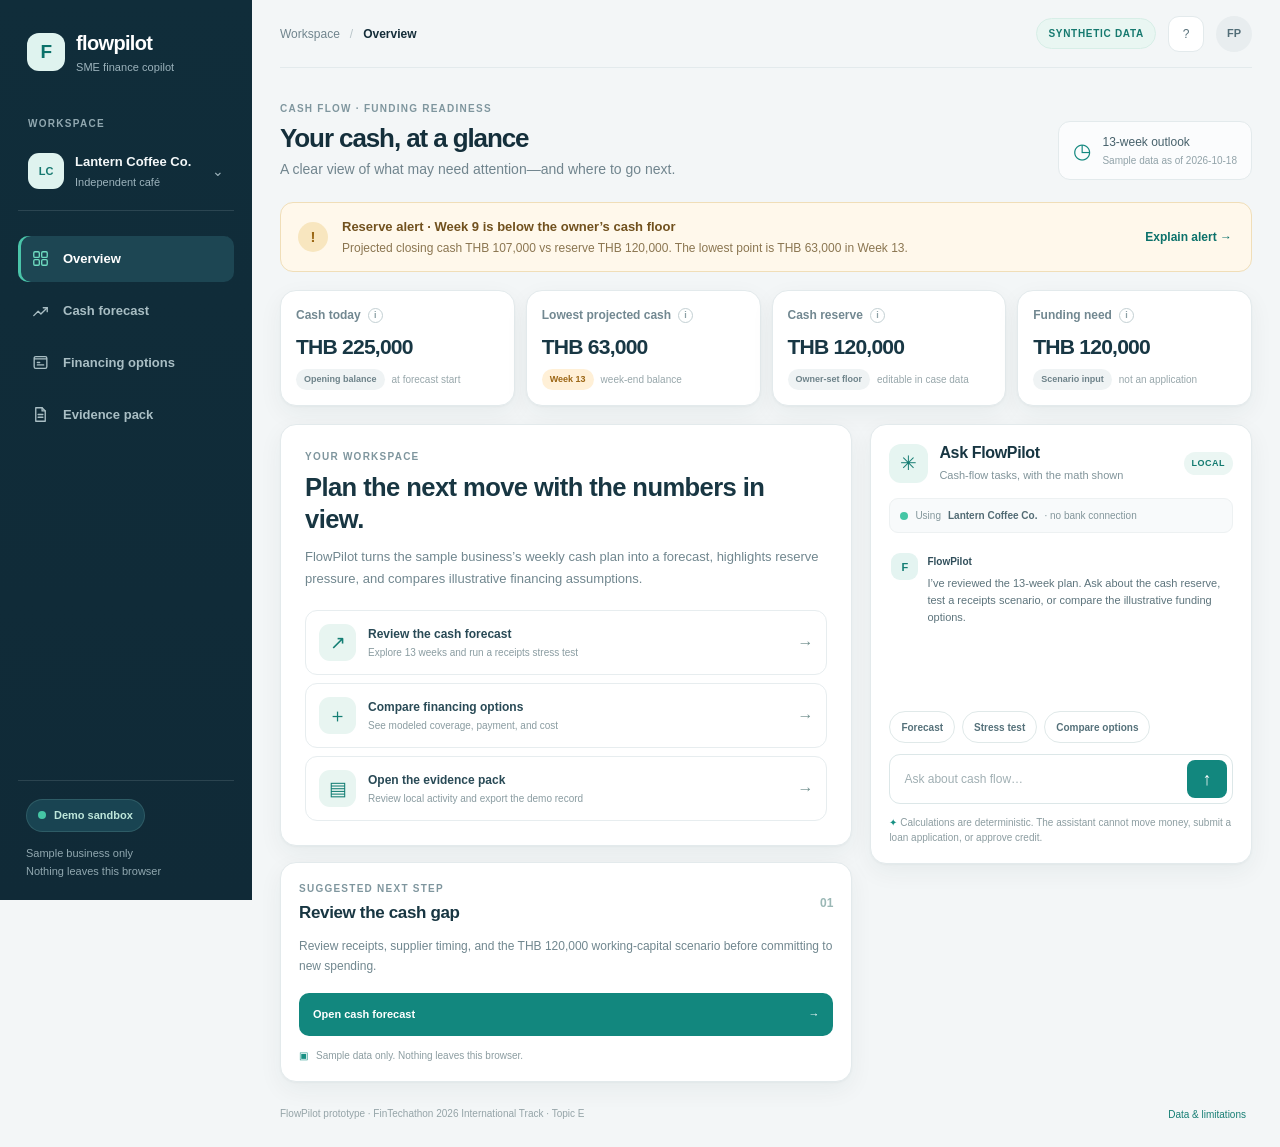
<file: index.html>
<!doctype html>
<html lang="en">
<head>
  <meta charset="utf-8">
  <meta name="viewport" content="width=device-width, initial-scale=1">
  <meta name="theme-color" content="#102b38">
  <title>FlowPilot | SME Finance Copilot</title>
  <link rel="stylesheet" href="styles.css">
</head>
<body data-default-page="overview">
  <div class="app-shell">
    <aside class="sidebar">
      <a class="brand" href="index.html#overview" aria-label="FlowPilot home"><span class="brand-mark">F</span><span>flowpilot<small>SME finance copilot</small></span></a>
      <div class="workspace-label">WORKSPACE</div>
      <div class="business-switcher"><span class="business-avatar">LC</span><span><b id="businessName">Loading…</b><small id="businessSector"></small></span><span class="chevron">⌄</span></div>
      <nav class="nav-list" aria-label="Main navigation">
        <a class="nav-item active" href="index.html#overview" aria-current="page" data-page-link="overview"><svg class="nav-icon" viewBox="0 0 24 24" aria-hidden="true"><rect x="3.5" y="3.5" width="7" height="7" rx="1.5"/><rect x="13.5" y="3.5" width="7" height="7" rx="1.5"/><rect x="3.5" y="13.5" width="7" height="7" rx="1.5"/><rect x="13.5" y="13.5" width="7" height="7" rx="1.5"/></svg><span class="nav-text">Overview</span></a>
        <a class="nav-item" href="cash-forecast.html#forecast" data-page-link="forecast"><svg class="nav-icon" viewBox="0 0 24 24" aria-hidden="true"><path d="M3.5 18.5 9 13l3.5 3.5L20.5 8.5"/><path d="M15.5 8.5h5v5"/></svg><span class="nav-text">Cash forecast</span></a>
        <a class="nav-item" href="financing-options.html#financing" data-page-link="financing"><svg class="nav-icon" viewBox="0 0 24 24" aria-hidden="true"><path d="M4 7.5h16M6 4.5h12a2 2 0 0 1 2 2v11a2 2 0 0 1-2 2H6a2 2 0 0 1-2-2v-11a2 2 0 0 1 2-2Z"/><path d="M8 12h3m-3 3h8"/></svg><span class="nav-text">Financing options</span></a>
        <a class="nav-item" href="evidence-pack.html#evidence" data-page-link="evidence"><svg class="nav-icon" viewBox="0 0 24 24" aria-hidden="true"><path d="M6 3.5h8l4 4v13H6z"/><path d="M14 3.5v4h4M9 12h6m-6 3.5h6"/></svg><span class="nav-text">Evidence pack</span></a>
      </nav>
      <div class="sidebar-bottom"><div class="sandbox-chip"><span class="live-dot"></span> Demo sandbox</div><p>Sample business only<br>Nothing leaves this browser</p></div>
    </aside>

    <main id="top" class="main-content">
      <header class="topbar"><div><span class="breadcrumb">Workspace</span><span class="crumb-sep">/</span><b id="pageLabel">Overview</b></div><div class="topbar-right"><span class="data-label">SYNTHETIC DATA</span><button class="icon-button" id="helpButton" aria-label="About this demo">?</button><div class="avatar">FP</div></div></header>
      <section id="page-overview" class="page-view" data-page="overview">
        <section class="page-heading"><div><p class="eyebrow">CASH FLOW · FUNDING READINESS</p><h1>Your cash, at a glance</h1><p class="subhead">A clear view of what may need attention—and where to go next.</p></div><div class="as-of"><span class="calendar-icon">◷</span><span>13-week outlook<small id="asOf"></small></span></div></section>
        <section class="alert-banner" id="primaryAlert" aria-live="polite"><div class="alert-icon">!</div><div class="alert-copy"><b id="alertTitle">Loading forecast…</b><span id="alertText"></span></div><button id="explainAlert" class="text-button">Explain alert <span>→</span></button></section>
        <section class="metric-grid" aria-label="Business cash flow summary">
          <article class="metric-card"><div class="metric-label">Cash today <span class="info-dot" title="Synthetic opening balance for this demonstration">i</span></div><div class="metric-value" id="cashToday">—</div><div class="metric-foot"><span class="neutral-pill">Opening balance</span><span>at forecast start</span></div></article>
          <article class="metric-card"><div class="metric-label">Lowest projected cash <span class="info-dot" title="Lowest week-end balance across the selected forecast">i</span></div><div class="metric-value" id="minCash">—</div><div class="metric-foot"><span class="risk-pill" id="minWeekTag">—</span><span>week-end balance</span></div></article>
          <article class="metric-card"><div class="metric-label">Cash reserve <span class="info-dot" title="Owner-set minimum cash buffer">i</span></div><div class="metric-value" id="reserve">—</div><div class="metric-foot"><span class="neutral-pill">Owner-set floor</span><span>editable in case data</span></div></article>
          <article class="metric-card"><div class="metric-label">Funding need <span class="info-dot" title="Illustrative working-capital request in the sample case">i</span></div><div class="metric-value" id="fundingNeed">—</div><div class="metric-foot"><span class="neutral-pill">Scenario input</span><span>not an application</span></div></article>
        </section>
        <section class="overview-grid">
          <div class="overview-left">
            <article class="panel overview-intro"><p class="eyebrow">YOUR WORKSPACE</p><h2>Plan the next move with the numbers in view.</h2><p>FlowPilot turns the sample business’s weekly cash plan into a forecast, highlights reserve pressure, and compares illustrative financing assumptions.</p><div class="overview-links"><a href="cash-forecast.html#forecast" class="overview-link"><span class="overview-link-icon">↗</span><span><b>Review the cash forecast</b><small>Explore 13 weeks and run a receipts stress test</small></span><span class="overview-arrow">→</span></a><a href="financing-options.html#financing" class="overview-link"><span class="overview-link-icon">＋</span><span><b>Compare financing options</b><small>See modeled coverage, payment, and cost</small></span><span class="overview-arrow">→</span></a><a href="evidence-pack.html#evidence" class="overview-link"><span class="overview-link-icon">▤</span><span><b>Open the evidence pack</b><small>Review local activity and export the demo record</small></span><span class="overview-arrow">→</span></a></div></article>
            <article class="panel actions-panel"><div class="panel-header compact"><div><p class="eyebrow">SUGGESTED NEXT STEP</p><h2>Review the cash gap</h2></div><span class="step-number">01</span></div><p id="nextStepText">—</p><a class="primary-button page-action-link" href="cash-forecast.html#forecast">Open cash forecast <span>→</span></a><div class="privacy-note"><span>▣</span><span>Sample data only. Nothing leaves this browser.</span></div></article>
          </div>
          <aside class="overview-right">
            <article class="panel copilot-panel"><div class="copilot-heading"><div class="copilot-avatar"><span>✳</span></div><div><h2>Ask FlowPilot</h2><p>Cash-flow tasks, with the math shown</p></div><span class="secure-badge">LOCAL</span></div>
              <div class="chat-context"><span class="context-dot"></span>Using <b id="chatBusiness">sample case</b> · no bank connection</div>
              <div id="chatMessages" class="chat-messages" aria-live="polite"><div class="message assistant"><span class="message-avatar">F</span><div class="message-body"><b>FlowPilot</b><p>I’ve reviewed the 13-week plan. Ask about the cash reserve, test a receipts scenario, or compare the illustrative funding options.</p></div></div></div>
              <div class="quick-prompts"><button data-prompt="Show the 13-week forecast">Forecast</button><button data-prompt="What if receipts fall 15%?">Stress test</button><button data-prompt="Compare financing for THB 120000">Compare options</button></div>
              <form id="chatForm" class="chat-input"><label class="sr-only" for="chatInput">Ask FlowPilot a question</label><input id="chatInput" type="text" placeholder="Ask about cash flow…" autocomplete="off"><button type="submit" aria-label="Send question">↑</button></form>
              <p class="agent-note"><span>✦</span> Calculations are deterministic. The assistant cannot move money, submit a loan application, or approve credit.</p>
            </article>
          </aside>
        </section>
      </section>
      <footer class="footer"><span>FlowPilot prototype · FinTechathon 2026 International Track · Topic E</span><button id="disclaimerButton">Data & limitations</button></footer></main>
  </div>
  <div id="toast" class="toast" role="status" aria-live="polite"></div>
  <script type="module" src="app.js"></script>
</body>
</html>
</file>
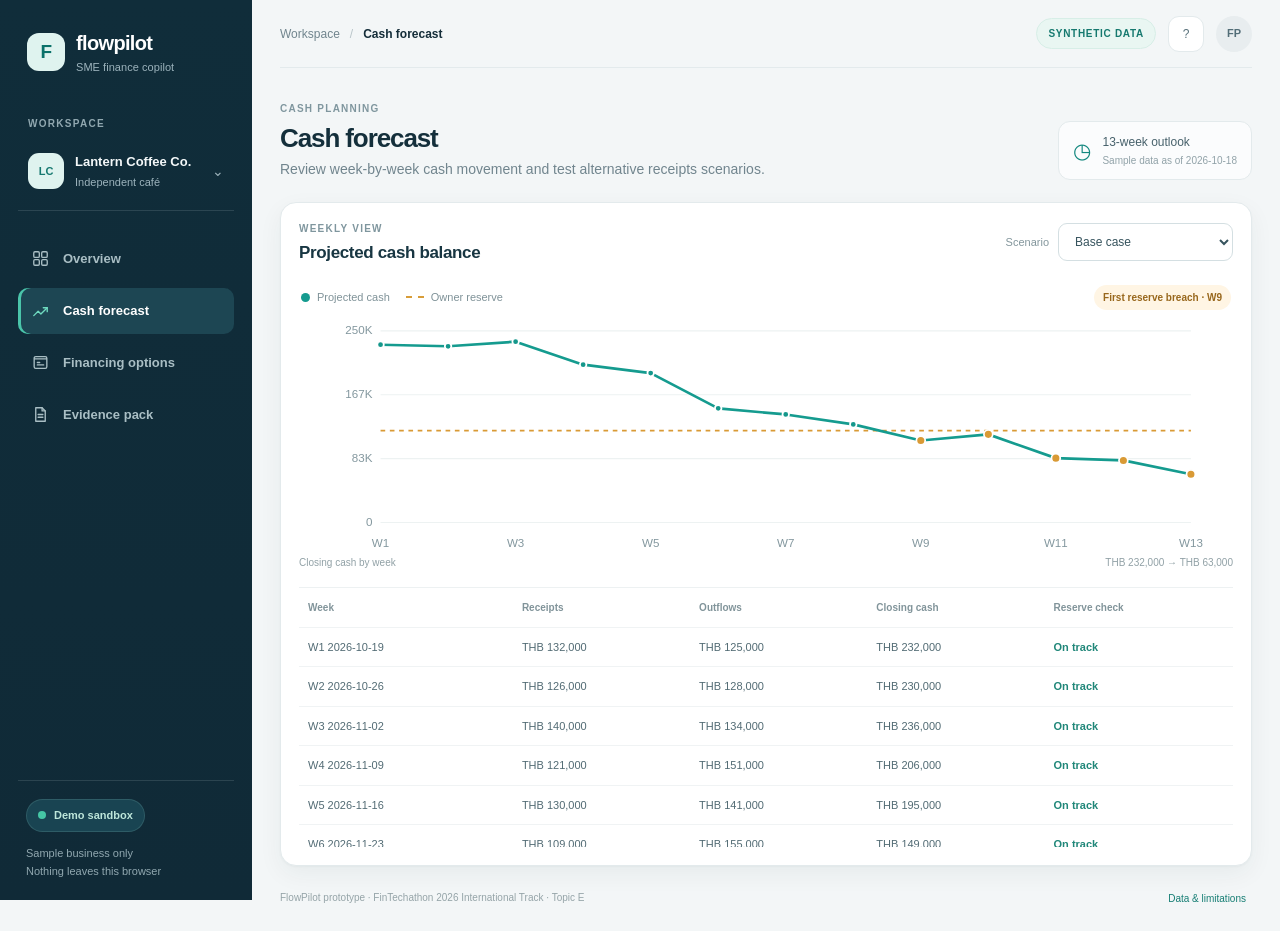
<file: cash-forecast.html>
<!doctype html>
<html lang="en">
<head>
  <meta charset="utf-8">
  <meta name="viewport" content="width=device-width, initial-scale=1">
  <meta name="theme-color" content="#102b38">
  <title>FlowPilot | SME Finance Copilot</title>
  <link rel="stylesheet" href="styles.css">
</head>
<body data-default-page="forecast">
  <div class="app-shell">
    <aside class="sidebar">
      <a class="brand" href="index.html#overview" aria-label="FlowPilot home"><span class="brand-mark">F</span><span>flowpilot<small>SME finance copilot</small></span></a>
      <div class="workspace-label">WORKSPACE</div>
      <div class="business-switcher"><span class="business-avatar">LC</span><span><b id="businessName">Loading…</b><small id="businessSector"></small></span><span class="chevron">⌄</span></div>
      <nav class="nav-list" aria-label="Main navigation">
        <a class="nav-item" href="index.html#overview" data-page-link="overview"><svg class="nav-icon" viewBox="0 0 24 24" aria-hidden="true"><rect x="3.5" y="3.5" width="7" height="7" rx="1.5"/><rect x="13.5" y="3.5" width="7" height="7" rx="1.5"/><rect x="3.5" y="13.5" width="7" height="7" rx="1.5"/><rect x="13.5" y="13.5" width="7" height="7" rx="1.5"/></svg><span class="nav-text">Overview</span></a>
        <a class="nav-item active" href="cash-forecast.html#forecast" aria-current="page" data-page-link="forecast"><svg class="nav-icon" viewBox="0 0 24 24" aria-hidden="true"><path d="M3.5 18.5 9 13l3.5 3.5L20.5 8.5"/><path d="M15.5 8.5h5v5"/></svg><span class="nav-text">Cash forecast</span></a>
        <a class="nav-item" href="financing-options.html#financing" data-page-link="financing"><svg class="nav-icon" viewBox="0 0 24 24" aria-hidden="true"><path d="M4 7.5h16M6 4.5h12a2 2 0 0 1 2 2v11a2 2 0 0 1-2 2H6a2 2 0 0 1-2-2v-11a2 2 0 0 1 2-2Z"/><path d="M8 12h3m-3 3h8"/></svg><span class="nav-text">Financing options</span></a>
        <a class="nav-item" href="evidence-pack.html#evidence" data-page-link="evidence"><svg class="nav-icon" viewBox="0 0 24 24" aria-hidden="true"><path d="M6 3.5h8l4 4v13H6z"/><path d="M14 3.5v4h4M9 12h6m-6 3.5h6"/></svg><span class="nav-text">Evidence pack</span></a>
      </nav>
      <div class="sidebar-bottom"><div class="sandbox-chip"><span class="live-dot"></span> Demo sandbox</div><p>Sample business only<br>Nothing leaves this browser</p></div>
    </aside>

    <main id="top" class="main-content">
      <header class="topbar"><div><span class="breadcrumb">Workspace</span><span class="crumb-sep">/</span><b id="pageLabel">Overview</b></div><div class="topbar-right"><span class="data-label">SYNTHETIC DATA</span><button class="icon-button" id="helpButton" aria-label="About this demo">?</button><div class="avatar">FP</div></div></header>
      <section id="page-forecast" class="page-view" data-page="forecast" hidden>
        <section class="page-heading"><div><p class="eyebrow">CASH PLANNING</p><h1>Cash forecast</h1><p class="subhead">Review week-by-week cash movement and test alternative receipts scenarios.</p></div><div class="as-of"><span class="calendar-icon">◷</span><span>13-week outlook<small id="forecastAsOf"></small></span></div></section>
        <article class="panel forecast-panel"><div class="panel-header"><div><p class="eyebrow">WEEKLY VIEW</p><h2>Projected cash balance</h2></div><div class="panel-controls"><label class="select-label" for="scenarioSelect">Scenario</label><select id="scenarioSelect"><option value="1">Base case</option><option value="0.85">Receipts down 15%</option><option value="0.7">Receipts down 30%</option></select></div></div>
          <div class="chart-legend"><span><i class="legend-dot teal"></i>Projected cash</span><span><i class="legend-line"></i>Owner reserve</span><span id="chartStatus" class="chart-status">—</span></div>
          <div id="chart" class="chart-wrap" aria-label="Line chart of projected weekly cash and owner reserve"></div><div class="chart-foot"><span>Closing cash by week</span><span id="chartRange">—</span></div>
          <div class="forecast-table-wrap"><table><thead><tr><th>Week</th><th>Receipts</th><th>Outflows</th><th>Closing cash</th><th>Reserve check</th></tr></thead><tbody id="forecastRows"></tbody></table></div>
        </article>
      </section>
      <footer class="footer"><span>FlowPilot prototype · FinTechathon 2026 International Track · Topic E</span><button id="disclaimerButton">Data & limitations</button></footer></main>
  </div>
  <div id="toast" class="toast" role="status" aria-live="polite"></div>
  <script type="module" src="app.js"></script>
</body>
</html>
</file>
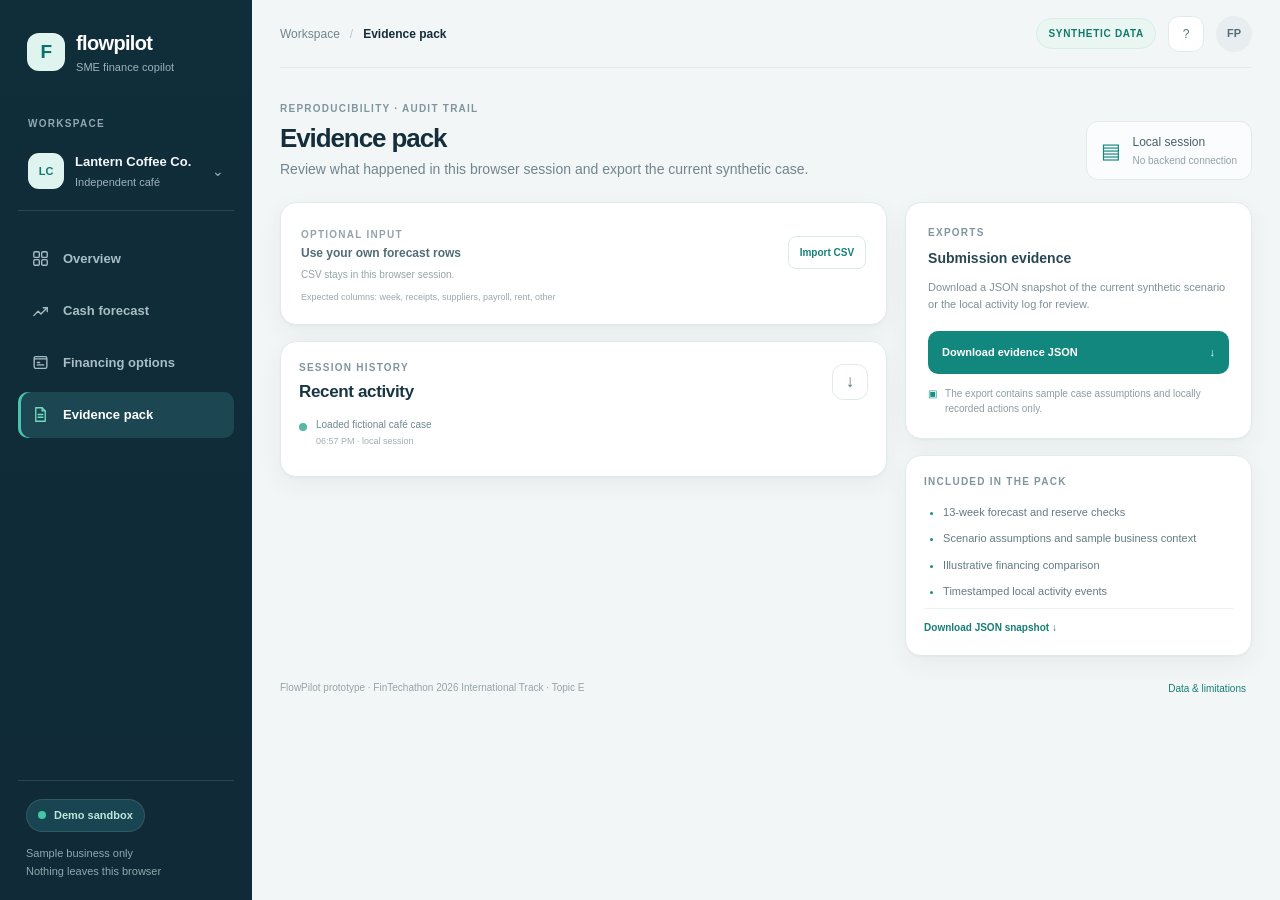
<file: evidence-pack.html>
<!doctype html>
<html lang="en">
<head>
  <meta charset="utf-8">
  <meta name="viewport" content="width=device-width, initial-scale=1">
  <meta name="theme-color" content="#102b38">
  <title>FlowPilot | SME Finance Copilot</title>
  <link rel="stylesheet" href="styles.css">
</head>
<body data-default-page="evidence">
  <div class="app-shell">
    <aside class="sidebar">
      <a class="brand" href="index.html#overview" aria-label="FlowPilot home"><span class="brand-mark">F</span><span>flowpilot<small>SME finance copilot</small></span></a>
      <div class="workspace-label">WORKSPACE</div>
      <div class="business-switcher"><span class="business-avatar">LC</span><span><b id="businessName">Loading…</b><small id="businessSector"></small></span><span class="chevron">⌄</span></div>
      <nav class="nav-list" aria-label="Main navigation">
        <a class="nav-item" href="index.html#overview" data-page-link="overview"><svg class="nav-icon" viewBox="0 0 24 24" aria-hidden="true"><rect x="3.5" y="3.5" width="7" height="7" rx="1.5"/><rect x="13.5" y="3.5" width="7" height="7" rx="1.5"/><rect x="3.5" y="13.5" width="7" height="7" rx="1.5"/><rect x="13.5" y="13.5" width="7" height="7" rx="1.5"/></svg><span class="nav-text">Overview</span></a>
        <a class="nav-item" href="cash-forecast.html#forecast" data-page-link="forecast"><svg class="nav-icon" viewBox="0 0 24 24" aria-hidden="true"><path d="M3.5 18.5 9 13l3.5 3.5L20.5 8.5"/><path d="M15.5 8.5h5v5"/></svg><span class="nav-text">Cash forecast</span></a>
        <a class="nav-item" href="financing-options.html#financing" data-page-link="financing"><svg class="nav-icon" viewBox="0 0 24 24" aria-hidden="true"><path d="M4 7.5h16M6 4.5h12a2 2 0 0 1 2 2v11a2 2 0 0 1-2 2H6a2 2 0 0 1-2-2v-11a2 2 0 0 1 2-2Z"/><path d="M8 12h3m-3 3h8"/></svg><span class="nav-text">Financing options</span></a>
        <a class="nav-item active" href="evidence-pack.html#evidence" aria-current="page" data-page-link="evidence"><svg class="nav-icon" viewBox="0 0 24 24" aria-hidden="true"><path d="M6 3.5h8l4 4v13H6z"/><path d="M14 3.5v4h4M9 12h6m-6 3.5h6"/></svg><span class="nav-text">Evidence pack</span></a>
      </nav>
      <div class="sidebar-bottom"><div class="sandbox-chip"><span class="live-dot"></span> Demo sandbox</div><p>Sample business only<br>Nothing leaves this browser</p></div>
    </aside>

    <main id="top" class="main-content">
      <header class="topbar"><div><span class="breadcrumb">Workspace</span><span class="crumb-sep">/</span><b id="pageLabel">Overview</b></div><div class="topbar-right"><span class="data-label">SYNTHETIC DATA</span><button class="icon-button" id="helpButton" aria-label="About this demo">?</button><div class="avatar">FP</div></div></header>
      <section id="page-evidence" class="page-view" data-page="evidence" hidden>
        <section class="page-heading"><div><p class="eyebrow">REPRODUCIBILITY · AUDIT TRAIL</p><h1>Evidence pack</h1><p class="subhead">Review what happened in this browser session and export the current synthetic case.</p></div><div class="as-of"><span class="calendar-icon">▤</span><span>Local session<small>No backend connection</small></span></div></section>
        <section class="evidence-grid">
          <div class="evidence-main">
            <article class="panel import-panel"><div class="import-copy"><div><p class="eyebrow">OPTIONAL INPUT</p><b>Use your own forecast rows</b><p>CSV stays in this browser session.</p></div><label class="upload-button" for="csvInput">Import CSV</label><input type="file" id="csvInput" accept=".csv,text/csv" hidden></div><div id="uploadStatus" class="upload-status" aria-live="polite">Expected columns: week, receipts, suppliers, payroll, rent, other</div></article>
            <article class="panel evidence-panel"><div class="panel-header compact"><div><p class="eyebrow">SESSION HISTORY</p><h2>Recent activity</h2></div><button id="downloadLog" class="icon-button download-icon" aria-label="Download activity log">↓</button></div><div id="activityLog" class="activity-log"></div></article>
          </div>
          <aside class="evidence-side"><article class="panel export-panel"><p class="eyebrow">EXPORTS</p><h2>Submission evidence</h2><p>Download a JSON snapshot of the current synthetic scenario or the local activity log for review.</p><button id="packButton" class="primary-button">Download evidence JSON <span>↓</span></button><div class="privacy-note"><span>▣</span><span>The export contains sample case assumptions and locally recorded actions only.</span></div></article>
            <article class="panel export-contents"><p class="eyebrow">INCLUDED IN THE PACK</p><ul><li>13-week forecast and reserve checks</li><li>Scenario assumptions and sample business context</li><li>Illustrative financing comparison</li><li>Timestamped local activity events</li></ul><button id="downloadPack" class="link-button">Download JSON snapshot <span>↓</span></button></article></aside>
        </section>
      </section>
      <footer class="footer"><span>FlowPilot prototype · FinTechathon 2026 International Track · Topic E</span><button id="disclaimerButton">Data & limitations</button></footer></main>
  </div>
  <div id="toast" class="toast" role="status" aria-live="polite"></div>
  <script type="module" src="app.js"></script>
</body>
</html>
</file>
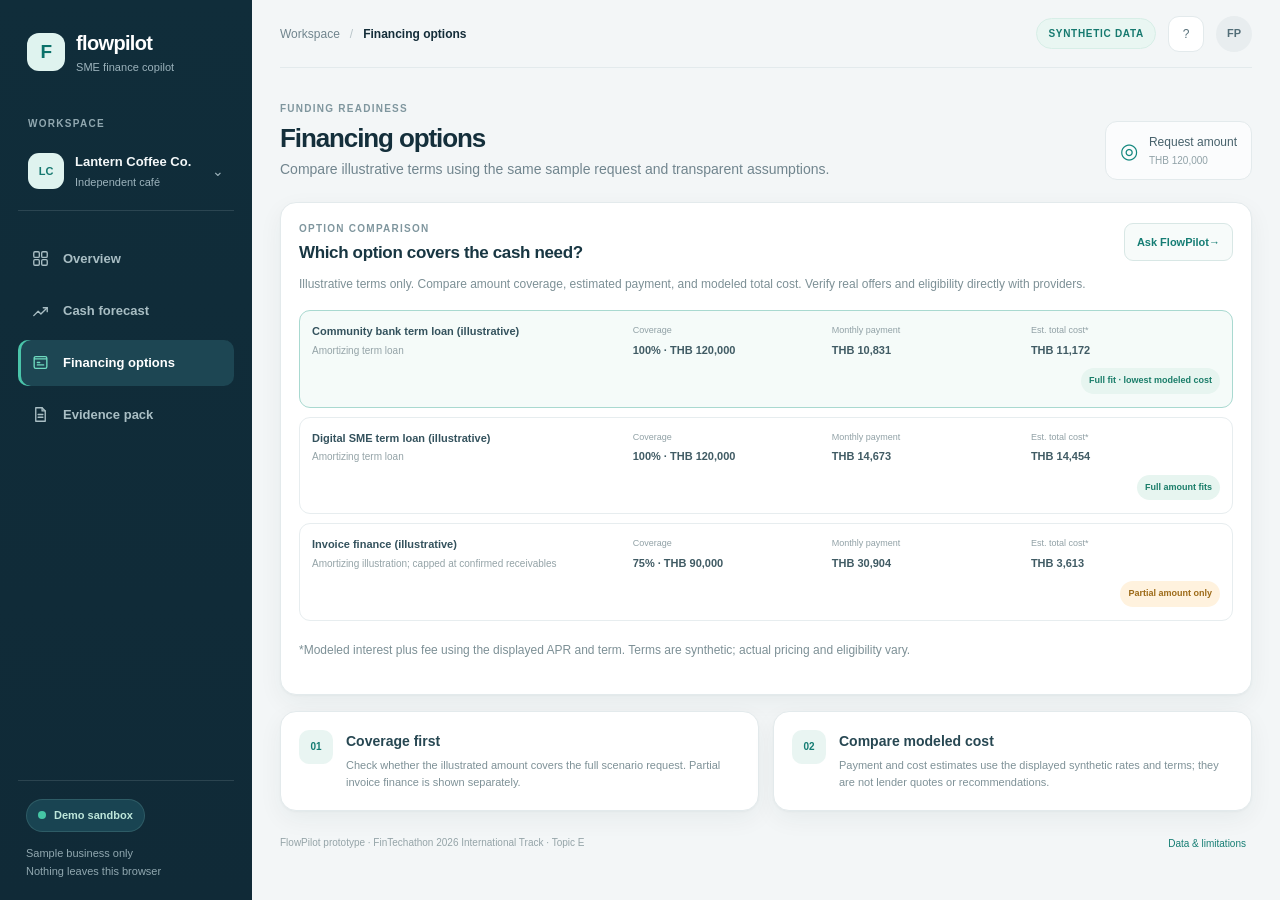
<file: financing-options.html>
<!doctype html>
<html lang="en">
<head>
  <meta charset="utf-8">
  <meta name="viewport" content="width=device-width, initial-scale=1">
  <meta name="theme-color" content="#102b38">
  <title>FlowPilot | SME Finance Copilot</title>
  <link rel="stylesheet" href="styles.css">
</head>
<body data-default-page="financing">
  <div class="app-shell">
    <aside class="sidebar">
      <a class="brand" href="index.html#overview" aria-label="FlowPilot home"><span class="brand-mark">F</span><span>flowpilot<small>SME finance copilot</small></span></a>
      <div class="workspace-label">WORKSPACE</div>
      <div class="business-switcher"><span class="business-avatar">LC</span><span><b id="businessName">Loading…</b><small id="businessSector"></small></span><span class="chevron">⌄</span></div>
      <nav class="nav-list" aria-label="Main navigation">
        <a class="nav-item" href="index.html#overview" data-page-link="overview"><svg class="nav-icon" viewBox="0 0 24 24" aria-hidden="true"><rect x="3.5" y="3.5" width="7" height="7" rx="1.5"/><rect x="13.5" y="3.5" width="7" height="7" rx="1.5"/><rect x="3.5" y="13.5" width="7" height="7" rx="1.5"/><rect x="13.5" y="13.5" width="7" height="7" rx="1.5"/></svg><span class="nav-text">Overview</span></a>
        <a class="nav-item" href="cash-forecast.html#forecast" data-page-link="forecast"><svg class="nav-icon" viewBox="0 0 24 24" aria-hidden="true"><path d="M3.5 18.5 9 13l3.5 3.5L20.5 8.5"/><path d="M15.5 8.5h5v5"/></svg><span class="nav-text">Cash forecast</span></a>
        <a class="nav-item active" href="financing-options.html#financing" aria-current="page" data-page-link="financing"><svg class="nav-icon" viewBox="0 0 24 24" aria-hidden="true"><path d="M4 7.5h16M6 4.5h12a2 2 0 0 1 2 2v11a2 2 0 0 1-2 2H6a2 2 0 0 1-2-2v-11a2 2 0 0 1 2-2Z"/><path d="M8 12h3m-3 3h8"/></svg><span class="nav-text">Financing options</span></a>
        <a class="nav-item" href="evidence-pack.html#evidence" data-page-link="evidence"><svg class="nav-icon" viewBox="0 0 24 24" aria-hidden="true"><path d="M6 3.5h8l4 4v13H6z"/><path d="M14 3.5v4h4M9 12h6m-6 3.5h6"/></svg><span class="nav-text">Evidence pack</span></a>
      </nav>
      <div class="sidebar-bottom"><div class="sandbox-chip"><span class="live-dot"></span> Demo sandbox</div><p>Sample business only<br>Nothing leaves this browser</p></div>
    </aside>

    <main id="top" class="main-content">
      <header class="topbar"><div><span class="breadcrumb">Workspace</span><span class="crumb-sep">/</span><b id="pageLabel">Overview</b></div><div class="topbar-right"><span class="data-label">SYNTHETIC DATA</span><button class="icon-button" id="helpButton" aria-label="About this demo">?</button><div class="avatar">FP</div></div></header>
      <section id="page-financing" class="page-view" data-page="financing" hidden>
        <section class="page-heading"><div><p class="eyebrow">FUNDING READINESS</p><h1>Financing options</h1><p class="subhead">Compare illustrative terms using the same sample request and transparent assumptions.</p></div><div class="as-of"><span class="calendar-icon">◎</span><span>Request amount<small id="fundingAsOf">Scenario input</small></span></div></section>
        <article class="panel financing-panel"><div class="panel-header"><div><p class="eyebrow">OPTION COMPARISON</p><h2>Which option covers the cash need?</h2></div><a class="quiet-button quiet-link" href="index.html#overview">Ask FlowPilot <span>→</span></a></div><p class="panel-intro">Illustrative terms only. Compare amount coverage, estimated payment, and modeled total cost. Verify real offers and eligibility directly with providers.</p><div id="optionCards" class="option-list"></div></article>
        <section class="finance-notes"><article class="panel finance-note-card"><span class="finance-note-icon">01</span><div><h2>Coverage first</h2><p>Check whether the illustrated amount covers the full scenario request. Partial invoice finance is shown separately.</p></div></article><article class="panel finance-note-card"><span class="finance-note-icon">02</span><div><h2>Compare modeled cost</h2><p>Payment and cost estimates use the displayed synthetic rates and terms; they are not lender quotes or recommendations.</p></div></article></section>
      </section>
      <footer class="footer"><span>FlowPilot prototype · FinTechathon 2026 International Track · Topic E</span><button id="disclaimerButton">Data & limitations</button></footer></main>
  </div>
  <div id="toast" class="toast" role="status" aria-live="polite"></div>
  <script type="module" src="app.js"></script>
</body>
</html>
</file>
<file: styles.css>
:root {
  color-scheme: light;
  --ink: #142d39;
  --ink-soft: #36515d;
  --muted: #71858e;
  --subtle: #9aaab0;
  --line: #e3eaec;
  --line-strong: #d4dfe2;
  --canvas: #f3f6f7;
  --surface: #ffffff;
  --surface-soft: #f8fafb;
  --teal: #12877e;
  --teal-dark: #0b716a;
  --teal-pale: #e7f5f2;
  --amber: #a96712;
  --amber-pale: #fff5e5;
  --red: #b64f43;
  --navy: #102d3a;
  --navy-soft: #183e4c;
  --shadow: 0 8px 24px rgba(23, 48, 59, .055), 0 1px 2px rgba(23,48,59,.035);
  --radius: 16px;
}

* { box-sizing: border-box; }
html { scroll-behavior: smooth; scroll-padding-top: 24px; }
body {
  margin: 0;
  color: var(--ink);
  background: var(--canvas);
  font-family: Inter, "Segoe UI Variable", "Segoe UI", Arial, sans-serif;
  font-size: 14px;
  line-height: 1.5;
  -webkit-font-smoothing: antialiased;
}
button, input, select { font: inherit; }
button { touch-action: manipulation; }
:focus-visible { outline: 3px solid rgba(18, 135, 126, .35); outline-offset: 2px; }
.app-shell { min-height: 100vh; }

/* Navigation */
.sidebar {
  position: fixed;
  z-index: 5;
  inset: 0 auto 0 0;
  width: 252px;
  padding: 28px 18px 20px;
  display: flex;
  flex-direction: column;
  color: #dce9ed;
  background: linear-gradient(180deg, #102d3a 0%, #102a37 100%);
}
.brand {
  display: flex;
  align-items: center;
  gap: 11px;
  padding: 0 9px 40px;
  color: #fff;
  text-decoration: none;
  font-size: 20px;
  font-weight: 780;
  letter-spacing: -.65px;
}
.brand-mark {
  width: 38px;
  height: 38px;
  display: grid;
  place-items: center;
  border-radius: 12px;
  color: var(--teal-dark);
  background: #dff3ef;
  font-size: 19px;
  font-weight: 800;
}
.brand small { display: block; margin-top: 1px; color: #9cb3bc; font-size: 11px; font-weight: 450; letter-spacing: .05px; }
.workspace-label { padding: 0 10px 10px; color: #91a8b0; font-size: 10px; font-weight: 750; letter-spacing: 1.3px; }
.business-switcher {
  min-width: 0;
  display: flex;
  align-items: center;
  gap: 11px;
  padding: 11px 10px 19px;
  border-bottom: 1px solid rgba(220, 236, 240, .13);
  color: #f4f8f9;
}
.business-avatar, .avatar {
  width: 36px;
  height: 36px;
  flex: none;
  display: grid;
  place-items: center;
  border-radius: 11px;
  color: #167970;
  background: #dff3ef;
  font-size: 11px;
  font-weight: 750;
}
.business-switcher b { display: block; max-width: 145px; overflow: hidden; color: #f4f8f9; font-size: 13px; text-overflow: ellipsis; white-space: nowrap; }
.business-switcher small { display: block; margin-top: 3px; color: #9cb3bc; font-size: 11px; }
.chevron { margin-left: auto; color: #9bb1b9; }
.nav-list { display: grid; gap: 6px; padding-top: 25px; }
.nav-item {
  min-height: 46px;
  display: flex;
  align-items: center;
  gap: 13px;
  padding: 0 13px;
  border-radius: 10px;
  color: #a9bec4;
  text-decoration: none;
  font-size: 13px;
  font-weight: 550;
  transition: background .18s ease, color .18s ease, transform .18s ease;
}
.nav-icon { width: 19px; height: 19px; flex: none; fill: none; stroke: currentColor; stroke-width: 1.7; stroke-linecap: round; stroke-linejoin: round; }
.nav-item:hover { color: white; background: rgba(255,255,255,.07); }
.nav-item.active { color: #fff; background: #1d4653; box-shadow: inset 3px 0 #4ac5aa; }
.nav-item.active .nav-icon { color: #6fdbc0; }
.sidebar-bottom { margin-top: auto; padding: 18px 8px 0; border-top: 1px solid rgba(220, 236, 240, .13); }
.sandbox-chip { display: inline-flex; align-items: center; gap: 8px; padding: 7px 11px; border: 1px solid rgba(157, 219, 203, .16); border-radius: 999px; color: #bde6da; background: #194452; font-size: 11px; font-weight: 650; }
.live-dot, .context-dot { width: 8px; height: 8px; flex: none; border-radius: 50%; background: #45c6a5; }
.sidebar-bottom p { margin: 12px 0 0; color: #91a8b0; font-size: 11px; line-height: 1.65; }

/* Main canvas and page header */
.main-content { max-width: 1880px; min-height: 100vh; margin-left: 252px; padding: 0 40px 24px; }
.topbar { height: 68px; display: flex; align-items: center; justify-content: space-between; border-bottom: 1px solid var(--line); font-size: 12px; }
.breadcrumb { color: var(--muted); }
.crumb-sep { padding: 0 10px; color: #b8c4c8; }
.topbar b { color: var(--ink); font-weight: 650; }
.topbar-right { display: flex; align-items: center; gap: 12px; }
.data-label { padding: 7px 11px; border: 1px solid #d7eee7; border-radius: 999px; color: #16796f; background: #e9f6f2; font-size: 10px; font-weight: 750; letter-spacing: .7px; }
.icon-button { width: 36px; height: 36px; display: grid; place-items: center; border: 1px solid var(--line); border-radius: 11px; color: #58717b; background: var(--surface); cursor: pointer; transition: background .15s ease, border-color .15s ease; }
.icon-button:hover { border-color: var(--line-strong); background: var(--surface-soft); }
.avatar { width: 36px; height: 36px; border-radius: 50%; color: #526d77; background: #e8edef; }
.page-heading { display: flex; align-items: end; justify-content: space-between; gap: 20px; padding: 33px 0 22px; }
.eyebrow { margin: 0 0 8px; color: #7f969e; font-size: 10px; font-weight: 750; letter-spacing: 1.25px; }
.page-heading h1 { margin: 0 0 5px; color: #142f3b; font-size: clamp(26px, 2vw, 32px); font-weight: 760; letter-spacing: -1.1px; line-height: 1.15; }
.subhead { margin: 0; color: var(--muted); font-size: 14px; }
.as-of { display: flex; align-items: center; gap: 11px; padding: 11px 14px; border: 1px solid var(--line); border-radius: 12px; color: #47616b; background: rgba(255,255,255,.72); font-size: 12px; white-space: nowrap; }
.calendar-icon { color: var(--teal); font-size: 21px; }
.as-of small { display: block; margin-top: 2px; color: #91a2a8; font-size: 10px; }

/* Alerts and summary cards */
.alert-banner { display: flex; align-items: center; gap: 14px; margin-bottom: 18px; padding: 14px 17px; border: 1px solid #f0deb8; border-radius: 13px; background: #fff8eb; }
.alert-banner.safe { border-color: #cbe8da; background: #eff8f3; }
.alert-banner.safe .alert-icon { color: #247553; background: #d8eee2; }
.alert-banner.safe .alert-copy b { color: #247153; }
.alert-banner.safe .alert-copy span { color: #648b78; }
.alert-icon { width: 30px; height: 30px; display: grid; flex: none; place-items: center; border-radius: 50%; color: #9b6815; background: #f8e6bf; font-size: 15px; font-weight: 800; }
.alert-copy { min-width: 0; flex: 1; }
.alert-copy b { display: block; color: #71511e; font-size: 13px; font-weight: 720; }
.alert-copy span { display: block; margin-top: 3px; color: #8b7651; font-size: 12px; }
.text-button, .link-button { border: 0; color: var(--teal-dark); background: none; font-weight: 650; cursor: pointer; }
.text-button { padding: 8px 2px 8px 10px; font-size: 12px; white-space: nowrap; }
.metric-grid { display: grid; grid-template-columns: repeat(4, minmax(0, 1fr)); gap: 14px; margin-bottom: 18px; }
.metric-card, .panel { border: 1px solid var(--line); border-radius: var(--radius); background: var(--surface); box-shadow: var(--shadow); }
.metric-card { min-width: 0; padding: 17px 18px; }
.metric-label { display: flex; align-items: center; gap: 7px; color: #728891; font-size: 12px; font-weight: 550; }
.info-dot { width: 15px; height: 15px; display: inline-grid; place-items: center; border: 1px solid #c3d0d3; border-radius: 50%; color: #8ca0a5; font-size: 9px; }
.metric-value { margin: 11px 0 9px; color: #183744; font-size: clamp(20px, 1.65vw, 25px); font-weight: 740; font-variant-numeric: tabular-nums; letter-spacing: -.8px; line-height: 1.15; }
.metric-foot { display: flex; align-items: center; flex-wrap: wrap; gap: 7px; color: #98a7ab; font-size: 10px; }
.neutral-pill, .risk-pill { padding: 4px 8px; border-radius: 999px; font-size: 9px; font-weight: 700; }
.neutral-pill { color: #6d8289; background: #eff3f4; }
.risk-pill { color: #9c6614; background: #fff0d7; }

/* Forecast and funding layout */
.dashboard-grid { display: grid; grid-template-columns: minmax(0, 1.72fr) minmax(330px, .92fr); gap: 18px; align-items: start; }
.left-column, .right-column { display: grid; align-content: start; gap: 16px; min-width: 0; }
.panel { min-width: 0; padding: 21px; }
.panel-header { display: flex; align-items: center; justify-content: space-between; gap: 14px; }
.panel-header h2, .copilot-heading h2 { margin: 0; color: #183642; font-size: 17px; font-weight: 720; letter-spacing: -.35px; line-height: 1.3; }
.panel-header .eyebrow { margin-bottom: 6px; }
.panel-controls { display: flex; align-items: center; gap: 9px; }
.select-label { color: #83969c; font-size: 11px; }
.panel-controls select { min-height: 38px; padding: 0 34px 0 12px; border: 1px solid var(--line-strong); border-radius: 9px; color: #37545e; background: #fff; font-size: 12px; }
.chart-legend { display: flex; align-items: center; gap: 16px; padding: 21px 2px 7px; color: #7f9298; font-size: 11px; }
.chart-legend span { display: inline-flex; align-items: center; gap: 7px; }
.legend-dot { width: 9px; height: 9px; border-radius: 50%; }
.legend-dot.teal { background: #159b8f; }
.legend-line { width: 18px; border-top: 2px dashed #d89d39; }
.chart-status { margin-left: auto; padding: 5px 9px; border-radius: 999px; color: #98671c; background: #fff5e4; font-size: 10px; font-weight: 650; }
.chart-wrap { width: 100%; height: 238px; }
.chart-wrap svg { width: 100%; height: 100%; overflow: visible; }
.chart-foot { display: flex; justify-content: space-between; gap: 12px; padding: 0 0 17px; color: #91a1a6; font-size: 10px; }
.forecast-table-wrap { max-height: 260px; overflow: auto; border-top: 1px solid #edf1f2; scrollbar-color: #c2d0d3 transparent; }
table { width: 100%; border-collapse: collapse; font-size: 11px; text-align: left; white-space: nowrap; }
th { position: sticky; top: 0; padding: 12px 9px; color: #81949a; background: white; font-size: 10px; font-weight: 650; }
td { padding: 11px 9px; border-top: 1px solid #f0f3f4; color: #526b74; font-variant-numeric: tabular-nums; }
td:last-child { color: #294956; font-weight: 700; }
.below { color: #a86e18 !important; }
.ok { color: #208779 !important; }
.panel-intro { margin: 11px 0 16px; color: #7d9096; font-size: 12px; line-height: 1.6; }
.quiet-button { min-height: 38px; padding: 0 12px; border: 1px solid #d8e7e5; border-radius: 9px; color: #167d74; background: #f7fbfa; font-size: 11px; font-weight: 650; cursor: pointer; }
.quiet-button:hover { border-color: #b5d8d1; background: #edf7f4; }
.option-list { display: grid; gap: 9px; }
.option-card { display: grid; grid-template-columns: minmax(150px, 1.25fr) repeat(3, minmax(76px, .7fr)) minmax(90px, .62fr); gap: 10px; align-items: center; padding: 13px 12px; border: 1px solid #e7edef; border-radius: 11px; background: #fff; }
.option-card.recommended { border-color: #a9d9d0; background: #f5fbf9; }
.option-name { color: #34525d; font-size: 11px; font-weight: 700; line-height: 1.4; }
.option-name small { display: block; margin-top: 4px; color: #94a3a7; font-size: 10px; font-weight: 450; }
.option-metric span { display: block; color: #91a1a6; font-size: 9px; }
.option-metric b { display: block; margin-top: 4px; color: #405b64; font-size: 11px; font-weight: 650; font-variant-numeric: tabular-nums; }
.fit-tag { padding: 6px 8px; border-radius: 999px; color: #1a7d69; background: #e7f5f0; font-size: 9px; font-weight: 720; text-align: center; }
.fit-tag.partial { color: #9d6a17; background: #fff2de; }

/* Copilot and actions */
.copilot-panel { padding: 20px; }
.copilot-heading { display: flex; align-items: center; gap: 11px; }
.copilot-avatar { width: 39px; height: 39px; display: grid; place-items: center; border-radius: 12px; color: #167d73; background: #e6f5f1; font-size: 20px; }
.copilot-heading h2 { font-size: 16px; }
.copilot-heading p { margin: 3px 0 0; color: #81949a; font-size: 11px; }
.secure-badge { margin-left: auto; padding: 5px 8px; border-radius: 999px; color: #137a70; background: #ebf6f3; font-size: 9px; font-weight: 750; letter-spacing: .5px; }
.chat-context { display: flex; align-items: center; gap: 7px; margin: 15px 0 13px; padding: 9px 10px; border: 1px solid #edf1f2; border-radius: 9px; color: #83969b; background: #f8fafb; font-size: 10px; }
.chat-context b { color: #526b74; font-weight: 650; }
.chat-messages { min-height: 160px; max-height: 240px; display: grid; align-content: start; gap: 13px; overflow: auto; padding: 7px 2px 12px; }
.message { display: flex; align-items: flex-start; gap: 9px; }
.message.user { justify-content: flex-end; }
.message-avatar { width: 27px; height: 27px; flex: none; display: grid; place-items: center; border-radius: 9px; color: #147e74; background: #e4f4f1; font-size: 11px; font-weight: 750; }
.message-body { max-width: 90%; color: #5d747c; font-size: 11px; line-height: 1.55; }
.message-body b { color: #304e5a; font-size: 10px; }
.message-body p { margin: 4px 0 0; white-space: pre-line; }
.message.user .message-body { padding: 9px 11px; border-radius: 12px 4px 12px 12px; color: #375e61; background: #e8f4f1; }
.message.user .message-body b, .message.user .message-avatar { display: none; }
.quick-prompts { display: flex; flex-wrap: wrap; gap: 7px; padding: 5px 0 11px; }
.quick-prompts button { min-height: 32px; padding: 0 11px; border: 1px solid #e0e9e9; border-radius: 999px; color: #55717a; background: #fff; font-size: 10px; font-weight: 550; cursor: pointer; }
.quick-prompts button:hover { border-color: #b7d8d2; color: #14776e; background: #f6fbf9; }
.chat-input { display: flex; gap: 7px; padding: 5px; border: 1px solid #dce7e8; border-radius: 11px; background: #fff; }
.chat-input:focus-within { border-color: #8bc9bb; box-shadow: 0 0 0 3px rgba(18,135,126,.08); }
.chat-input input { min-width: 0; min-height: 38px; flex: 1; padding: 0 9px; border: 0; outline: 0; color: #33515d; background: transparent; font-size: 12px; }
.chat-input input::placeholder { color: #a0afb3; }
.chat-input button { width: 40px; height: 38px; flex: none; border: 0; border-radius: 8px; color: white; background: var(--teal); font-size: 18px; cursor: pointer; }
.chat-input button:hover { background: var(--teal-dark); }
.agent-note { margin: 11px 0 0; color: #8c9da1; font-size: 10px; line-height: 1.5; }
.agent-note span { color: #179083; }
.compact { align-items: center; }
.step-number { color: #9bb8b6; font-size: 12px; font-weight: 650; }
.actions-panel > p { margin: 13px 0 16px; color: #71878f; font-size: 12px; line-height: 1.65; }
.primary-button { width: 100%; min-height: 43px; display: flex; align-items: center; justify-content: space-between; padding: 0 14px; border: 0; border-radius: 10px; color: white; background: var(--teal); font-size: 11px; font-weight: 680; cursor: pointer; transition: background .15s ease, transform .15s ease; }
.primary-button:hover { background: var(--teal-dark); transform: translateY(-1px); }
.privacy-note { display: flex; align-items: start; gap: 8px; padding-top: 12px; color: #8c9da1; font-size: 10px; line-height: 1.5; }
.privacy-note span:first-child { color: #179083; }
.import-panel { padding: 16px 17px; }
.import-copy { display: flex; align-items: center; justify-content: space-between; gap: 12px; }
.import-copy b { color: #526d76; font-size: 12px; }
.import-copy p { margin: 4px 0 0; color: #94a4a8; font-size: 10px; }
.upload-button { padding: 8px 11px; border: 1px solid #dce9e8; border-radius: 8px; color: #158077; background: #fff; font-size: 10px; font-weight: 650; cursor: pointer; white-space: nowrap; }
.upload-button:hover { background: #f5faf9; }
.upload-status { margin-top: 9px; color: #9aa9ad; font-size: 9px; line-height: 1.5; }
.activity-log { display: grid; gap: 12px; padding: 15px 0 10px; }
.activity-item { display: flex; align-items: start; gap: 9px; }
.activity-marker { width: 8px; height: 8px; flex: none; margin-top: 5px; border-radius: 50%; background: #59b8a4; }
.activity-item span { display: block; color: #718890; font-size: 10px; line-height: 1.4; }
.activity-item small { display: block; margin-top: 3px; color: #a0aeb1; font-size: 9px; }
.link-button { width: 100%; padding: 11px 0 0; border-top: 1px solid #edf1f2; color: #167e74; font-size: 10px; text-align: left; }
.download-icon { font-size: 17px; }
.footer { display: flex; justify-content: space-between; gap: 14px; padding: 24px 0 0; color: #95a4a8; font-size: 10px; }
.footer button { border: 0; color: #167e74; background: none; font: inherit; cursor: pointer; }
.toast { position: fixed; z-index: 20; right: 24px; bottom: 24px; max-width: min(440px, calc(100vw - 32px)); padding: 12px 16px; border-radius: 11px; color: white; background: #193943; box-shadow: var(--shadow); font-size: 12px; opacity: 0; pointer-events: none; transform: translateY(8px); transition: .2s; }
.toast.show { opacity: 1; transform: translateY(0); }
.sr-only { position: absolute; width: 1px; height: 1px; padding: 0; margin: -1px; overflow: hidden; clip: rect(0,0,0,0); white-space: nowrap; border: 0; }

/* Laptop and tablet */
@media (max-width: 1280px) {
  .main-content { padding-right: 28px; padding-left: 28px; }
  .metric-grid { gap: 11px; }
  .metric-card { padding: 15px; }
  .dashboard-grid { grid-template-columns: minmax(0, 1.45fr) minmax(310px, .9fr); gap: 14px; }
  .panel { padding: 18px; }
  .option-card { grid-template-columns: minmax(130px, 1.15fr) repeat(3, minmax(65px, .7fr)); }
  .fit-tag { grid-column: 2 / -1; justify-self: end; }
}
@media (max-width: 1020px) {
  .sidebar { width: 78px; align-items: center; padding: 22px 9px 16px; }
  .brand { padding: 0 0 31px; }
  .brand > span:last-child, .workspace-label, .business-switcher > span:not(.business-avatar), .sidebar-bottom p { display: none; }
  .business-switcher { padding: 9px 0 16px; border: 0; }
  .business-avatar { width: 39px; height: 39px; font-size: 10px; }
  .nav-list { width: 100%; padding-top: 18px; }
  .nav-item { min-height: 49px; justify-content: center; padding: 0; }
  .nav-text { position: absolute; width: 1px; height: 1px; overflow: hidden; clip: rect(0,0,0,0); white-space: nowrap; }
  .nav-icon { width: 20px; height: 20px; }
  .sidebar-bottom { width: 100%; padding: 14px 0 0; text-align: center; }
  .sandbox-chip { padding: 9px; font-size: 0; }
  .sandbox-chip .live-dot { width: 9px; height: 9px; }
  .main-content { margin-left: 78px; padding-right: 24px; padding-left: 24px; }
  .dashboard-grid { grid-template-columns: 1fr; }
  .right-column { grid-template-columns: repeat(2, minmax(0, 1fr)); align-items: start; }
  .copilot-panel { grid-column: 1 / -1; }
  .chat-messages { min-height: 110px; }
}

/* Phone layout: compact header and thumb-friendly bottom navigation */
@media (max-width: 680px) {
  html { scroll-padding-top: 82px; }
  .sidebar { inset: 0 0 auto; width: 100%; height: 62px; flex-direction: row; justify-content: space-between; padding: 0 17px; box-shadow: 0 4px 16px rgba(16,45,58,.12); }
  .brand { padding: 0; font-size: 18px; }
  .brand-mark { width: 35px; height: 35px; border-radius: 11px; font-size: 18px; }
  .brand > span:last-child { display: block; }
  .brand small { font-size: 10px; }
  .business-switcher, .workspace-label, .sidebar-bottom { display: none; }
  .nav-list { position: fixed; z-index: 15; inset: auto 0 0; width: 100%; display: flex; justify-content: space-around; gap: 0; padding: 7px 8px calc(7px + env(safe-area-inset-bottom)); border-top: 1px solid #dce6e8; background: rgba(255,255,255,.97); box-shadow: 0 -6px 24px rgba(23,48,59,.08); backdrop-filter: blur(12px); }
  .nav-item { min-width: 0; min-height: 48px; flex: 1; flex-direction: column; justify-content: center; gap: 3px; padding: 4px 2px; border-radius: 9px; color: #71858d; font-size: 9px; font-weight: 600; }
  .nav-item:hover { color: var(--teal-dark); background: #f2f8f6; }
  .nav-item.active { color: var(--teal-dark); background: #eaf6f2; box-shadow: none; }
  .nav-icon { width: 18px; height: 18px; }
  .nav-text { position: static; width: auto; height: auto; overflow: visible; clip: auto; white-space: nowrap; }
  .main-content { width: 100%; margin: 0; padding: 62px 16px calc(82px + env(safe-area-inset-bottom)); }
  .topbar { height: 52px; }
  .topbar-right { gap: 7px; }
  .data-label { padding: 6px 8px; font-size: 8px; }
  .icon-button, .avatar { width: 32px; height: 32px; }
  .avatar { font-size: 10px; }
  .page-heading { align-items: flex-start; padding: 25px 0 17px; }
  .page-heading h1 { font-size: 25px; }
  .eyebrow { font-size: 9px; }
  .subhead { max-width: 360px; font-size: 12px; line-height: 1.5; }
  .as-of { gap: 7px; padding: 8px 9px; font-size: 10px; }
  .as-of small { font-size: 9px; }
  .calendar-icon { font-size: 17px; }
  .alert-banner { align-items: flex-start; gap: 10px; padding: 12px; }
  .alert-icon { width: 27px; height: 27px; }
  .alert-copy b { font-size: 12px; }
  .alert-copy span { font-size: 10px; line-height: 1.45; }
  .text-button { align-self: center; padding: 3px; font-size: 0; }
  .text-button span { font-size: 17px; }
  .metric-grid { grid-template-columns: repeat(2, minmax(0, 1fr)); gap: 9px; }
  .metric-card { padding: 13px; border-radius: 13px; }
  .metric-label { font-size: 10px; }
  .metric-value { margin: 9px 0 8px; font-size: clamp(17px, 5vw, 21px); }
  .metric-foot { gap: 5px; font-size: 9px; }
  .neutral-pill, .risk-pill { font-size: 8px; }
  .dashboard-grid, .left-column, .right-column { gap: 12px; }
  .right-column { grid-template-columns: 1fr; }
  .copilot-panel { grid-column: auto; }
  .panel { padding: 16px; border-radius: 14px; }
  .panel-header { align-items: flex-start; }
  .panel-header h2, .copilot-heading h2 { font-size: 15px; }
  .panel-header .eyebrow { font-size: 9px; }
  .panel-controls { align-items: flex-end; flex-direction: column; gap: 4px; }
  .panel-controls select { min-height: 36px; max-width: 150px; font-size: 11px; }
  .select-label { font-size: 9px; }
  .chart-legend { flex-wrap: wrap; gap: 10px; padding-top: 16px; font-size: 9px; }
  .chart-status { width: 100%; margin-left: 0; }
  .chart-wrap { height: 190px; }
  .chart-foot { padding-bottom: 13px; font-size: 9px; }
  .forecast-table-wrap { max-height: 220px; margin-right: -4px; }
  table { min-width: 560px; font-size: 10px; }
  th, td { padding: 10px 7px; }
  .panel-intro { font-size: 11px; }
  .quiet-button { min-height: 35px; padding: 0 9px; font-size: 9px; white-space: nowrap; }
  .option-card { grid-template-columns: repeat(2, minmax(0, 1fr)); gap: 10px; padding: 12px; }
  .option-name { grid-column: 1 / -1; font-size: 11px; }
  .option-name small { font-size: 9px; }
  .option-metric span { font-size: 9px; }
  .option-metric b { font-size: 11px; }
  .fit-tag { grid-column: auto; justify-self: start; align-self: end; }
  .copilot-panel { padding: 16px; }
  .chat-messages { min-height: 125px; max-height: 220px; }
  .message-body { font-size: 11px; }
  .quick-prompts { gap: 6px; }
  .quick-prompts button { min-height: 35px; padding: 0 10px; font-size: 10px; }
  .chat-input input { font-size: 12px; }
  .agent-note, .privacy-note { font-size: 9px; }
  .actions-panel > p { font-size: 11px; }
  .import-panel { padding: 14px; }
  .footer { flex-direction: column; padding-top: 18px; font-size: 9px; }
  .footer button { align-self: flex-start; min-height: 32px; }
  .toast { right: 12px; bottom: calc(72px + env(safe-area-inset-bottom)); left: 12px; max-width: none; }
}

@media (max-width: 390px) {
  .main-content { padding-right: 12px; padding-left: 12px; }
  .page-heading { flex-direction: column; gap: 12px; }
  .as-of { align-self: flex-start; }
  .alert-banner { gap: 8px; }
  .alert-copy b { font-size: 11px; }
  .metric-card { padding: 11px; }
  .metric-foot { align-items: flex-start; flex-direction: column; }
  .panel { padding: 14px; }
  .panel-header h2 { font-size: 14px; }
  .chart-wrap { height: 168px; }
  .option-card { gap: 8px; }
  .import-copy { align-items: flex-start; flex-direction: column; }
}

@media (prefers-reduced-motion: reduce) {
  *, *::before, *::after { scroll-behavior: auto !important; transition-duration: .01ms !important; animation-duration: .01ms !important; }
}
.page-view[hidden] { display: none !important; }
.overview-grid { display: grid; grid-template-columns: minmax(0,1.2fr) minmax(330px,.8fr); gap: 18px; align-items: start; }
.overview-left, .overview-right { display: grid; align-content: start; gap: 16px; min-width: 0; }
.overview-intro { padding: 24px; }
.overview-intro h2 { max-width: 620px; margin: 0; color: #183642; font-size: clamp(20px,2vw,26px); letter-spacing: -.6px; line-height: 1.25; }
.overview-intro > p:not(.eyebrow) { max-width: 680px; margin: 10px 0 20px; color: #71878f; font-size: 13px; line-height: 1.7; }
.overview-links { display: grid; gap: 8px; }
.overview-link { min-width: 0; display: flex; align-items: center; gap: 12px; padding: 13px; border: 1px solid #e7edef; border-radius: 12px; color: inherit; background: #fff; text-decoration: none; transition: border-color .15s ease, background .15s ease, transform .15s ease; }
.overview-link:hover { transform: translateY(-1px); border-color: #b6d9d2; background: #f8fcfb; }
.overview-link-icon { width: 37px; height: 37px; flex: none; display: grid; place-items: center; border-radius: 11px; color: #147e74; background: #e8f5f1; font-size: 19px; }
.overview-link b { display: block; color: #294a56; font-size: 12px; }
.overview-link small { display: block; margin-top: 3px; color: #8a9ca1; font-size: 10px; line-height: 1.4; }
.overview-arrow { margin-left: auto; color: #72918f; font-size: 16px; }
.page-action-link { text-decoration: none; }
.quiet-link { display: inline-flex; align-items: center; text-decoration: none; white-space: nowrap; }
.finance-notes { display: grid; grid-template-columns: repeat(2,minmax(0,1fr)); gap: 14px; margin-top: 16px; }
.finance-note-card { display: flex; align-items: flex-start; gap: 13px; }
.finance-note-icon { width: 34px; height: 34px; flex: none; display: grid; place-items: center; border-radius: 10px; color: #147c73; background: #e9f5f2; font-size: 10px; font-weight: 750; }
.finance-note-card h2, .export-panel h2 { margin: 1px 0 5px; color: #274752; font-size: 14px; }
.finance-note-card p, .export-panel > p:not(.eyebrow) { margin: 0; color: #7e9197; font-size: 11px; line-height: 1.6; }
.evidence-grid { display: grid; grid-template-columns: minmax(0,1.4fr) minmax(300px,.8fr); gap: 18px; align-items: start; }
.evidence-main, .evidence-side { display: grid; align-content: start; gap: 16px; min-width: 0; }
.evidence-grid .import-panel { padding: 20px; }
.evidence-grid .import-copy { align-items: center; }
.export-panel { padding: 22px; }
.export-panel > p:not(.eyebrow) { margin: 10px 0 17px; }
.export-contents ul { display: grid; gap: 11px; margin: 16px 0 8px; padding: 0 0 0 19px; color: #637b83; font-size: 11px; line-height: 1.4; }
.export-contents li::marker { color: #159080; }
@media (max-width:1020px) {
  .overview-grid, .evidence-grid { grid-template-columns: 1fr; }
  .overview-right { grid-template-columns: repeat(2,minmax(0,1fr)); }
  .overview-right .copilot-panel { grid-column: 1/-1; }
  .evidence-side { grid-template-columns: repeat(2,minmax(0,1fr)); }
}
@media (max-width:680px) {
  .overview-grid, .evidence-grid { gap: 12px; }
  .overview-left, .overview-right, .evidence-main, .evidence-side { gap: 12px; }
  .overview-right, .evidence-side, .finance-notes { grid-template-columns: 1fr; }
  .overview-right .copilot-panel { grid-column: auto; }
  .overview-intro { padding: 17px; }
  .overview-intro h2 { font-size: 20px; }
  .overview-intro > p:not(.eyebrow) { font-size: 12px; }
  .overview-link { gap: 9px; padding: 11px; }
  .overview-link-icon { width: 34px; height: 34px; }
  .overview-link small { font-size: 9px; }
  .evidence-grid .import-panel { padding: 15px; }
  .finance-notes { gap: 10px; margin-top: 12px; }
}
</file>
